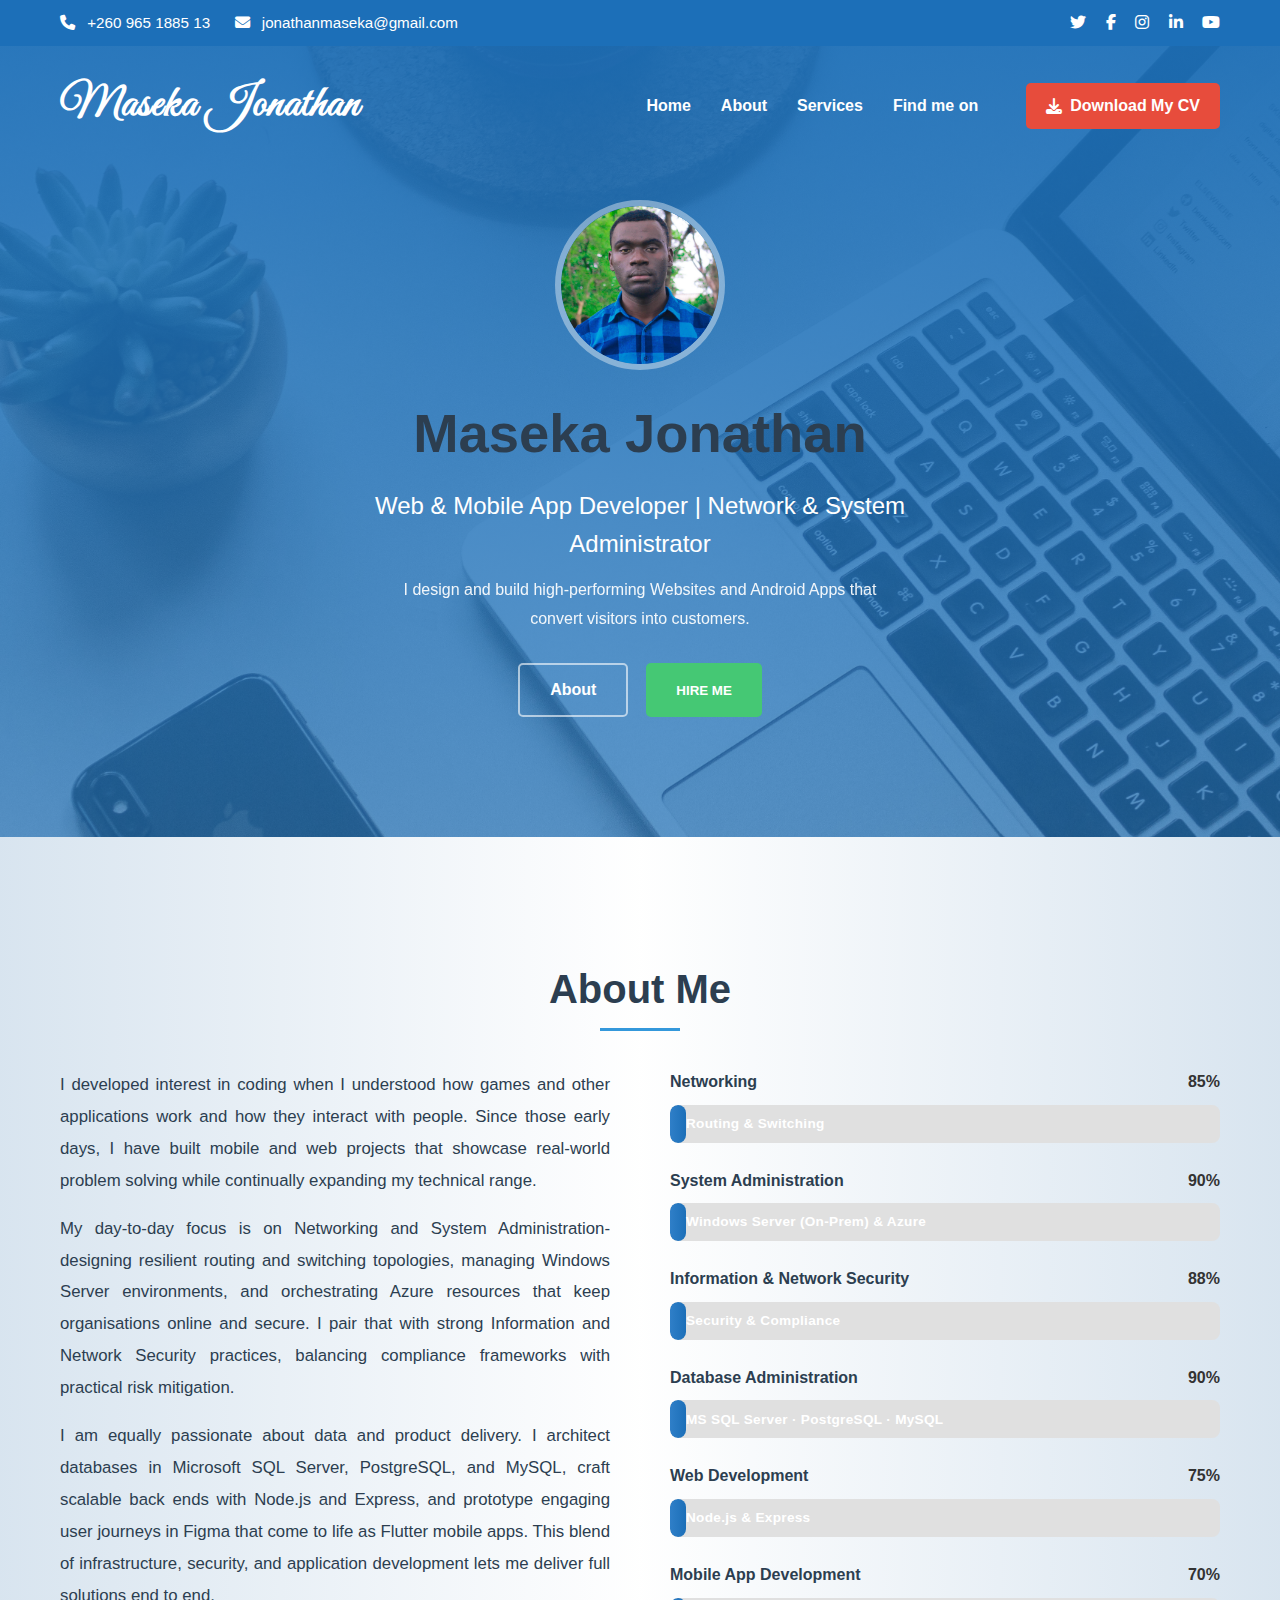
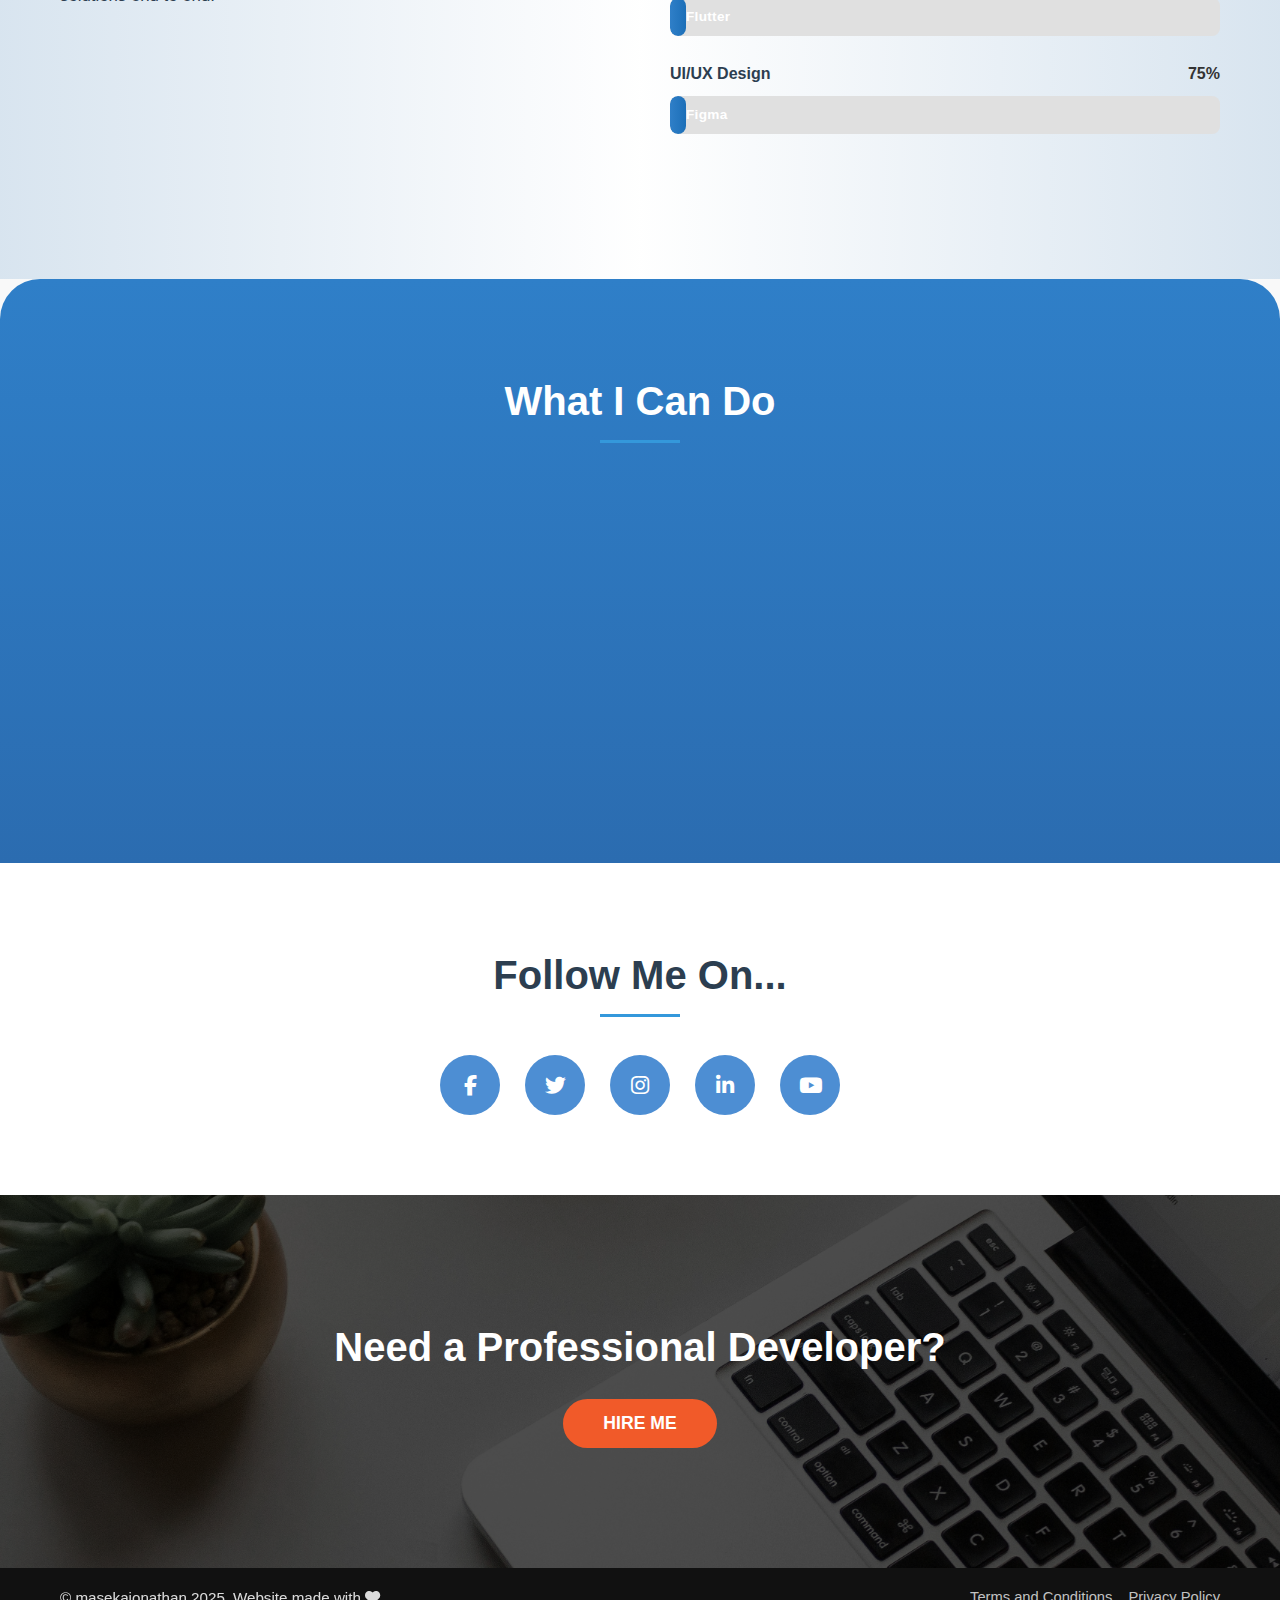
<file: index.html>
<!DOCTYPE html>
<html lang="en">
<head>
    <meta charset="UTF-8">
    <meta name="viewport" content="width=device-width, initial-scale=1.0">
    <title>Maseka Jonathan - WordPress Developer & SEO Expert</title>
    <link rel="stylesheet" href="css/style.css">
    <link rel="stylesheet" href="css/responsive.css">
    <link rel="stylesheet" href="https://cdnjs.cloudflare.com/ajax/libs/font-awesome/6.4.0/css/all.min.css">
    <link rel="stylesheet" href="https://fonts.googleapis.com/css2?family=Great+Vibes&display=swap">
</head>
<body>
    <!-- Top Contact Bar -->
    <div class="top-bar">
        <div class="container">
            <div class="top-bar-left">
                <span><i class="fas fa-phone"></i> +260 965 1885 13</span>
                <span><i class="fas fa-envelope"></i> jonathanmaseka@gmail.com</span>
            </div>
            <div class="top-bar-right">
                <a href="https://x.com/jonathanmaseka1?t=vEGQXany5acd5EKk36UPQw&s=09" aria-label="Twitter"><i class="fa-brands fa-twitter"></i></a>
                <a href="https://www.facebook.com/maseka.jonathan?mibextid=ZbWKwL" aria-label="Facebook"><i class="fab fa-facebook-f"></i></a>
                <a href="https://www.instagram.com/maseka.jonathan?igsh=YmNwOHExbTNkdXBy" aria-label="Instagram"><i class="fab fa-instagram"></i></a>
                <a href="http://www.linkedin.com/in/maseka-jonathan-96604624a" aria-label="LinkedIn"><i class="fab fa-linkedin-in"></i></a>
                <a href="https://www.youtube.com/@JomTechLINKSolutions-q2z" aria-label="YouTube"><i class="fab fa-youtube"></i></a>
            </div>
        </div>
    </div>

    <!-- Header & Navigation -->
    <header>
        <div class="container">
            <nav class="navbar">
                <div class="logo">
                    <h2>Maseka Jonathan</h2>
                </div>
                <ul class="nav-links">
                    <li><a href="#home">Home</a></li>
                    <li><a href="#about">About</a></li>
                    <li><a href="#services">Services</a></li>
                    <li><a href="#social">Find me on</a></li>
                </ul>
                <a href="assets/documents/Maseka_Jonathan_CV.pdf" class="btn btn-download-cv" download>
                    <i class="fas fa-download"></i>
                    Download My CV
                </a>
                <div class="hamburger">
                    <span></span>
                    <span></span>
                    <span></span>
                </div>
            </nav>
        </div>
    </header>

    <!-- Hero Section -->
    <section id="home" class="hero">
        <div class="hero-overlay"></div>
        <div class="container">
            <div class="hero-main">
                <div class="hero-profile">
                    <img src="assets/profile-pic.png" alt="Maseka Jonathan" loading="lazy">
                </div>
                <h1>Maseka Jonathan</h1>
                <p class="hero-subtitle">Web & Mobile App Developer | Network & System Administrator</p>
                <p class="hero-tagline">I design and build high-performing Websites and Android Apps that convert visitors into customers.</p>
                <div class="hero-buttons">
                    <a href="#about" class="btn btn-light">About</a>
                    <button class="btn btn-success hire-me-trigger" type="button">HIRE ME</button>
                </div>
            </div>
        </div>
    </section>

    <!-- About Section -->
    <section id="about" class="about">
        <div class="container">
            <h2 class="section-title">About Me</h2>
            <div class="about-content">
                <div class="about-text">
                    <p>I developed interest in coding when I understood how games and other applications work and how they interact with people. Since those early days, I have built mobile and web projects that showcase real-world problem solving while continually expanding my technical range.</p>
                    <p>My day-to-day focus is on Networking and System Administration-designing resilient routing and switching topologies, managing Windows Server environments, and orchestrating Azure resources that keep organisations online and secure. I pair that with strong Information and Network Security practices, balancing compliance frameworks with practical risk mitigation.</p>
                    <p>I am equally passionate about data and product delivery. I architect databases in Microsoft SQL Server, PostgreSQL, and MySQL, craft scalable back ends with Node.js and Express, and prototype engaging user journeys in Figma that come to life as Flutter mobile apps. This blend of infrastructure, security, and application development lets me deliver full solutions end to end.</p>
                </div>
                <div class="about-skills">
                    <div class="skill-item">
                        <div class="skill-info">
                            <span>Networking</span>
                            <span>85%</span>
                        </div>
                        <div class="skill-bar">
                            <div class="skill-progress" data-width="85">
                                <span class="skill-tech">Routing &amp; Switching</span>
                            </div>
                        </div>
                    </div>
                    <div class="skill-item">
                        <div class="skill-info">
                            <span>System Administration</span>
                            <span>90%</span>
                        </div>
                        <div class="skill-bar">
                            <div class="skill-progress" data-width="85">
                                <span class="skill-tech">Windows Server (On-Prem) &amp; Azure</span>
                            </div>
                        </div>
                    </div>
                    <div class="skill-item">
                        <div class="skill-info">
                            <span>Information &amp; Network Security</span>
                            <span>88%</span>
                        </div>
                        <div class="skill-bar">
                            <div class="skill-progress" data-width="85">
                                <span class="skill-tech">Security &amp; Compliance</span>
                            </div>
                        </div>
                    </div>
                    <div class="skill-item">
                        <div class="skill-info">
                            <span>Database Administration</span>
                            <span>90%</span>
                        </div>
                        <div class="skill-bar">
                            <div class="skill-progress" data-width="75">
                                <span class="skill-tech">MS SQL Server · PostgreSQL · MySQL</span>
                            </div>
                        </div>
                    </div>
                    <div class="skill-item">
                        <div class="skill-info">
                            <span>Web Development</span>
                            <span>75%</span>
                        </div>
                        <div class="skill-bar">
                            <div class="skill-progress" data-width="75">
                                <span class="skill-tech">Node.js &amp; Express</span>
                            </div>
                        </div>
                    </div>
                    <div class="skill-item">
                        <div class="skill-info">
                            <span>Mobile App Development</span>
                            <span>70%</span>
                        </div>
                        <div class="skill-bar">
                            <div class="skill-progress" data-width="65">
                                <span class="skill-tech">Flutter</span>
                            </div>
                        </div>
                    </div>
                    <div class="skill-item">
                        <div class="skill-info">
                            <span>UI/UX Design</span>
                            <span>75%</span>
                        </div>
                        <div class="skill-bar">
                            <div class="skill-progress" data-width="70">
                                <span class="skill-tech">Figma</span>
                            </div>
                        </div>
                    </div>
                </div>
            </div>
        </div>
    </section>

    <!-- Services Section -->
    <section id="services" class="services">
        <div class="container">
            <h2 class="section-title section-title-light">What I Can Do</h2>
            <div class="services-grid">
                <div class="service-card">
                    <div class="service-icon">
                        <i class="fas fa-print"></i>
                    </div>
                    <h3>Printers Maintenance &amp; Setup</h3>
                </div>
                <div class="service-card">
                    <div class="service-icon">
                        <i class="fas fa-bullhorn"></i>
                    </div>
                    <h3>Digital Marketing</h3>
                </div>
                <div class="service-card">
                    <div class="service-icon">
                        <i class="fas fa-network-wired"></i>
                    </div>
                    <h3>IT Support &amp; Maintenance</h3>
                </div>
            </div>
        </div>
    </section>

    <!-- Social Section -->
    <section id="social" class="social">
        <div class="container">
            <h2 class="section-title">Follow Me On...</h2>
            <div class="social-links">
                <a href="https://www.facebook.com/maseka.jonathan?mibextid=ZbWKwL" class="social-link" aria-label="Facebook"><i class="fab fa-facebook-f"></i></a>
                <a href="https://x.com/jonathanmaseka1?t=vEGQXany5acd5EKk36UPQw&s=09" class="social-link" aria-label="Twitter"><i class="fa-brands fa-twitter"></i></a>
                <a href="https://www.instagram.com/maseka.jonathan?igsh=YmNwOHExbTNkdXBy" class="social-link" aria-label="Instagram"><i class="fab fa-instagram"></i></a>
                <a href="http://www.linkedin.com/in/maseka-jonathan-96604624a" class="social-link" aria-label="LinkedIn"><i class="fab fa-linkedin-in"></i></a>
                <a href="https://www.youtube.com/@JomTechLINKSolutions-q2z" class="social-link" aria-label="YouTube"><i class="fab fa-youtube"></i></a>
            </div>
        </div>
    </section>

    <!-- Call to Action -->
    <section class="cta">
        <div class="cta-overlay">
            <div class="container">
                <h2>Need a Professional Developer?</h2>
                <button class="btn btn-cta hire-me-trigger" type="button">HIRE ME</button>
            </div>
        </div>
    </section>

    <!-- Footer -->
    <!-- Hire Me Modal -->
    <div id="hireMeModal" class="modal" aria-hidden="true">
        <div class="modal-backdrop" data-modal-close></div>
        <div class="modal-dialog" role="dialog" aria-modal="true" aria-label="Hire Me Contact Form">
            <button class="modal-close" type="button" data-modal-close>&times;</button>
            <iframe src="about:blank" data-src="contact-form.html" title="Hire Me Form"></iframe>
        </div>
    </div>

    <footer>
        <div class="container footer-inner">
            <div class="footer-text">
                <span>&copy; masekajonathan 2025</span>
                <span>Website made with <i class="fas fa-heart"></i></span>
            </div>
            <div class="footer-links">
                <a href="#">Terms and Conditions</a>
                <a href="#">Privacy Policy</a>
            </div>
        </div>
    </footer>

    <script src="js/script.js"></script>
</body>
</html>
</file>
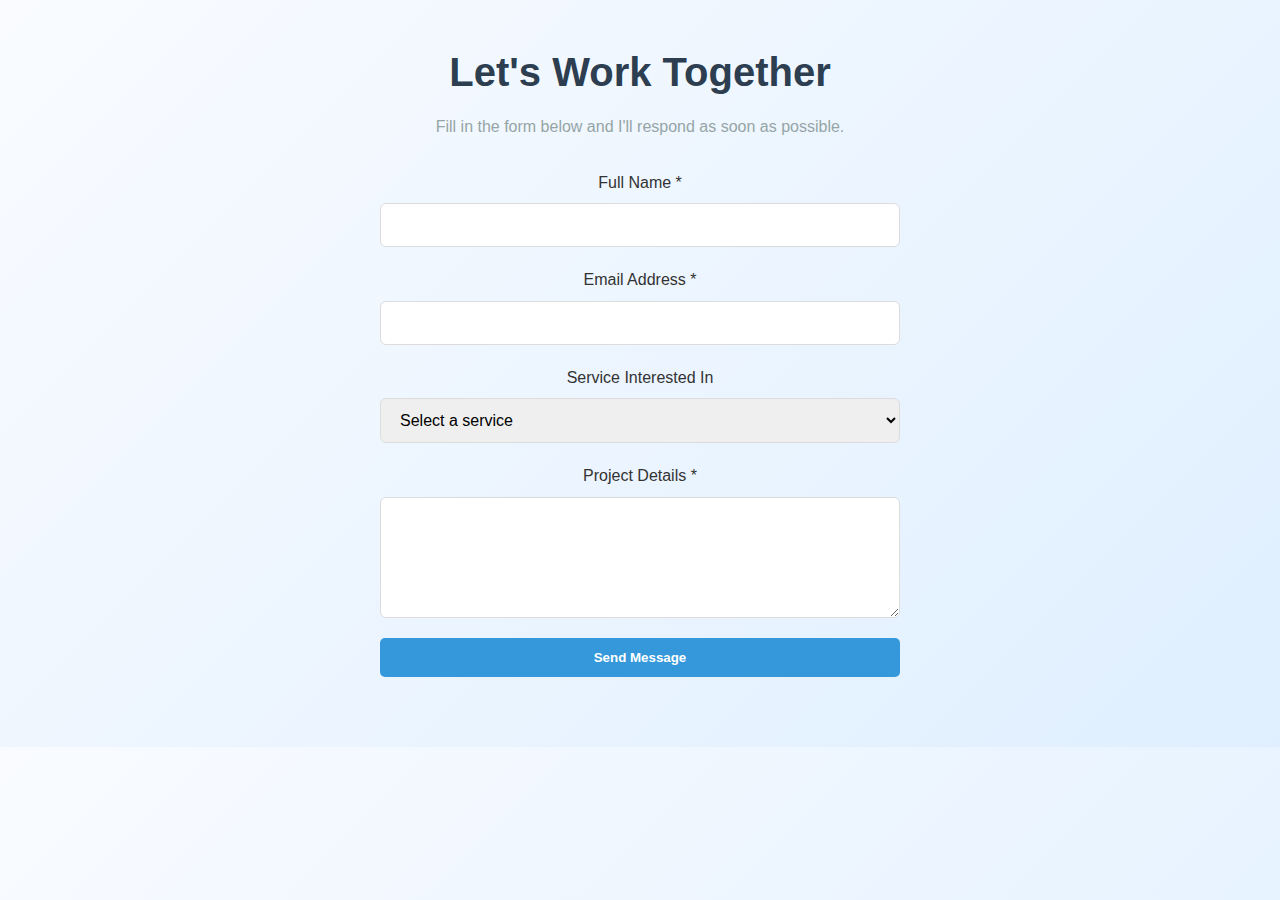
<file: contact-form.html>
<!DOCTYPE html>
<html lang="en">
<head>
    <meta charset="UTF-8">
    <meta name="viewport" content="width=device-width, initial-scale=1.0">
    <link rel="stylesheet" href="css/style.css">
    <link rel="stylesheet" href="https://cdnjs.cloudflare.com/ajax/libs/font-awesome/6.4.0/css/all.min.css">
    <title>Hire Me - Contact Form</title>
</head>
<body class="modal-form-body">
    <section class="modal-form">
        <h2>Let's Work Together</h2>
        <p>Fill in the form below and I'll respond as soon as possible.</p>
        <form id="modalContactForm" class="contact-form">
            <div class="form-group">
                <label for="modal-name">Full Name *</label>
                <input type="text" id="modal-name" name="name" required>
            </div>

            <div class="form-group">
                <label for="modal-email">Email Address *</label>
                <input type="email" id="modal-email" name="email" required>
            </div>

            <div class="form-group">
                <label for="modal-service">Service Interested In</label>
                <select id="modal-service" name="service">
                    <option value="">Select a service</option>
                    <option value="consultation">Consultation</option>
                    <option value="digital-marketing">Digital Marketing</option>
                    <option value="comptia">Android Mobile App Development</option>
                    <option value="web-development">Web Development</option>
                    <option value="seo">UI/UX Design</option>
                </select>
            </div>

            <div class="form-group">
                <label for="modal-message">Project Details *</label>
                <textarea id="modal-message" name="message" rows="5" required></textarea>
            </div>

            <button type="submit" class="btn btn-primary btn-full">
                <span class="btn-text">Send Message</span>
                <div class="btn-loading">
                    <i class="fas fa-spinner fa-spin"></i>
                </div>
            </button>

            <div id="modalFormMessage" class="form-message"></div>
        </form>
    </section>

    <script>
        const modalForm = document.getElementById('modalContactForm');
        const modalMessage = document.getElementById('modalFormMessage');
        const submitBtn = modalForm.querySelector('button[type="submit"]');

        modalForm.addEventListener('submit', function(event) {
            event.preventDefault();
            submitBtn.classList.add('sending');
            submitBtn.disabled = true;
            modalMessage.textContent = '';
            modalMessage.className = 'form-message';

            setTimeout(() => {
                modalMessage.textContent = 'Thank you! I will get back to you soon.';
                modalMessage.classList.add('success');
                submitBtn.classList.remove('sending');
                submitBtn.disabled = false;
                modalForm.reset();
            }, 1500);
        });
    </script>
</body>
</html>
</file>
<file: css/responsive.css>
/* Responsive Styles */
@media (max-width: 1200px) {
    .container {
        max-width: 1140px;
        padding: 0 15px;
    }
    
    .hero h1 {
        font-size: 3rem;
    }
    
    .hero-subtitle {
        font-size: 1.4rem;
    }
}

@media (max-width: 992px) {
    h1 {
        font-size: 2.5rem;
    }
    
    h2 {
        font-size: 2rem;
    }
    
    .section-title {
        font-size: 2.2rem;
    }
    
    .hero {
        padding: 130px 0 80px;
    }
    
    .hero h1 {
        font-size: 2.8rem;
    }
    
    .hero-subtitle {
        font-size: 1.25rem;
    }
    
    /* Footer adjustments */
    .footer-content {
        grid-template-columns: repeat(2, 1fr);
        gap: 30px;
    }
}

@media (max-width: 768px) {
    body {
        padding-top: 140px;
    }

    header {
        position: relative;
        top: 0;
        background: rgba(28, 111, 184, 0.92);
        box-shadow: 0 8px 20px rgba(0, 0, 0, 0.18);
        border-radius: 20px;
        margin: 0 10px;
        padding: 10px 18px;
    }

    header .container {
        padding: 0;
    }

    /* Navigation */
    .navbar {
        position: relative;
        padding: 15px 0;
        gap: 16px;
    }
    
    .nav-links {
        position: absolute;
        top: 100%;
        left: 0;
        width: 100%;
        background-color: var(--white);
        flex-direction: column;
        align-items: center;
        padding: 20px 0;
        box-shadow: 0 10px 10px rgba(0, 0, 0, 0.1);
        transform: translateY(-10px);
        opacity: 0;
        visibility: hidden;
        transition: var(--transition);
        z-index: 1000;
        margin: 0;
    }
    
    .nav-links.active {
        transform: translateY(0);
        opacity: 1;
        visibility: visible;
    }
    
    .nav-links li {
        margin: 10px 0;
    }
    
    .nav-links a {
        padding: 10px 20px;
        display: block;
        color: var(--secondary-color);
    }
    
    .nav-links a::after {
        background-color: var(--primary-color);
    }
    
    .hamburger {
        display: flex;
    }
    
    .hamburger.active span:nth-child(1) {
        transform: rotate(45deg) translate(5px, 5px);
    }
    
    .hamburger.active span:nth-child(2) {
        opacity: 0;
    }
    
    .hamburger.active span:nth-child(3) {
        transform: rotate(-45deg) translate(7px, -6px);
    }
    
    .logo h2 {
        color: var(--white);
        font-size: 1.8rem;
    }
    
    .btn-download-cv {
        padding: 8px 15px;
        font-size: 0.9rem;
    }
    
    /* Top contact bar */
    .top-bar .container {
        flex-direction: column;
        align-items: center;
        gap: 10px;
    }

    .top-bar-left {
        display: flex;
        flex-direction: column;
        align-items: center;
        gap: 6px;
    }

    .top-bar-left span {
        margin: 0;
        font-size: 0.9rem;
    }

    .top-bar-right {
        display: flex;
        justify-content: center;
        flex-wrap: wrap;
        gap: 12px;
    }

    .top-bar-right a {
        margin: 0;
    }

    /* Hero Section */
    .hero {
        padding: 120px 0 60px;
    }
    
    .hero h1 {
        font-size: 2.2rem;
    }
    
    .hero-subtitle {
        font-size: 1.15rem;
    }
    
    .hero p {
        font-size: 1.1rem;
    }
    
    .hero-buttons {
        flex-direction: column;
        align-items: center;
        gap: 15px;
    }
    
    .btn {
        width: 200px;
        text-align: center;
    }
    
    /* Section padding adjustments */
    .about, .skills, .services, .contact, .social {
        padding: 70px 0;
    }

    .about-content {
        gap: 40px;
    }

    /* Services grid */
    .services-grid {
        grid-template-columns: 1fr;
        gap: 25px;
    }
    
    .service-card {
        padding: 30px 20px;
        max-width: 220px;
    }
    
    /* Social links */
    .social-links {
        flex-direction: row;
        flex-wrap: wrap;
        align-items: center;
        justify-content: center;
        gap: 15px;
    }
    
    .social-link {
        width: 44px;
        height: 44px;
    }
    
    /* Footer */
    .footer-inner {
        flex-direction: column;
        justify-content: center;
        align-items: center;
        gap: 18px;
        text-align: center;
    }

    .footer-text {
        justify-content: center;
        flex-wrap: wrap;
        gap: 8px;
    }

    .footer-links {
        flex-direction: column;
        align-items: center;
        gap: 10px;
    }
    
    .section-title {
        font-size: 2rem;
        margin-bottom: 2rem;
    }
    
    .section-title::after {
        width: 60px;
    }
    
    .btn-download-cv {
        padding: 10px 18px;
        font-size: 0.95rem;
    }
    
    /* About Section */
    .about-text p {
        font-size: 1rem;
        text-align: justify;
    }
    
    /* Skills Section */
    .skills-container {
        margin: 0;
    }
    
    .skill-item {
        margin-bottom: 25px;
    }
    
    .skill-info {
        flex-direction: column;
        gap: 5px;
    }
    
    .skill-info span:last-child {
        align-self: flex-end;
        font-size: 0.9rem;
    }
    
    .skill-bar {
        height: 32px;
    }
    
    .skill-progress {
        padding-left: 12px;
        font-size: 0.8rem;
    }
    
    /* Contact Section */
    .contact-info h3 {
        font-size: 1.3rem;
    }
    
    .contact-item {
        flex-direction: column;
        text-align: center;
        gap: 10px;
    }
    
    .contact-icon {
        align-self: center;
    }
    
    .social-links-mini {
        justify-content: center;
    }
    
    /* Logo */
    .logo h2 {
        font-size: 1.3rem;
    }
    
    /* Download CV button in nav */
    .btn-download-cv {
        padding: 8px 15px;
        font-size: 0.9rem;
    }
}

@media (max-width: 576px) {
    /* Typography */
    h1 {
        font-size: 2rem;
    }
    
    h2 {
        font-size: 1.8rem;
    }
    
    .section-title {
        font-size: 2rem;
        margin-bottom: 2rem;
    }
    
    .section-title::after {
        width: 60px;
    }
    
    /* Hero Section */
    .hero {
        padding: 100px 0 50px;
    }
    
    .hero h1 {
        font-size: 2.2rem;
    }
    
    .hero-subtitle {
        font-size: 1.05rem;
    }
    
    .hero p {
        font-size: 1rem;
    }
    
    /* About Section */
    .about-text p {
        font-size: 1rem;
        text-align: left;
    }
    
    /* Skills Section */
    .skills-container {
        margin: 0;
    }
    
    .skill-item {
        margin-bottom: 25px;
    }
    
    .skill-info {
        flex-direction: column;
        gap: 5px;
    }
    
    .skill-info span:last-child {
        align-self: flex-end;
        font-size: 0.9rem;
    }
    
    /* Contact Section */
    .contact-info h3 {
        font-size: 1.3rem;
    }
    
    .contact-item {
        flex-direction: column;
        text-align: center;
        gap: 10px;
    }
    
    .contact-icon {
        align-self: center;
    }
    
    .social-links-mini {
        justify-content: center;
    }
    
    /* Logo */
    .logo h2 {
        font-size: 1.3rem;
    }
    
    /* Download CV button in nav */
    .btn-download-cv {
        padding: 8px 15px;
        font-size: 0.9rem;
    }
    
    /* Footer */
    .footer-bottom p {
        font-size: 0.9rem;
        text-align: center;
    }

    .footer-inner {
        flex-direction: column;
        text-align: center;
        gap: 16px;
    }

    .footer-text {
        justify-content: center;
        flex-wrap: wrap;
        gap: 6px;
    }

    .footer-links {
        flex-direction: column;
        align-items: center;
        gap: 8px;
    }
}

@media (max-width: 400px) {
    .container {
        padding: 0 10px;
    }
    
    .hero h1 {
        font-size: 1.8rem;
    }
    
    .hero-subtitle {
        font-size: 0.9rem;
    }
    
    .section-title {
        font-size: 1.7rem;
    }
    
    .btn {
        width: 100%;
        max-width: 200px;
    }
    
    .social-link {
        width: 44px;
        height: 44px;
    }
}

/* Special responsive cases for very small screens */
@media (max-width: 320px) {
    .hero h1 {
        font-size: 1.6rem;
    }
    
    .hero-subtitle {
        font-size: 0.8rem;
    }
    
    .section-title {
        font-size: 1.5rem;
    }
    
    .service-card {
        max-width: 200px;
        padding: 20px 10px;
    }
    
    .contact-details .contact-item {
        margin-bottom: 20px;
    }
}

/* Print Styles */
@media print {
    .navbar,
    .hero-buttons,
    .social,
    .contact-form-container,
    footer {
        display: none !important;
    }
    
    .hero {
        background: none !important;
        color: #000 !important;
        padding: 50px 0 !important;
    }
    
    .hero h1,
    .hero h2 {
        color: #000 !important;
    }
    
    body {
        background: white !important;
        color: black !important;
    }
    
    .container {
        max-width: 100% !important;
        padding: 0 !important;
    }
    
    .section-title::after {
        background: #000 !important;
    }
}

/* High DPI Screens */
@media (-webkit-min-device-pixel-ratio: 2), (min-resolution: 192dpi) {
    .hero {
        background-attachment: fixed;
    }
}

/* Reduced motion for accessibility */
@media (prefers-reduced-motion: reduce) {
    * {
        animation-duration: 0.01ms !important;
        animation-iteration-count: 1 !important;
        transition-duration: 0.01ms !important;
    }
    
    html {
        scroll-behavior: auto;
    }
}

/* Dark mode support */
@media (prefers-color-scheme: dark) {
    /* This provides a basic dark mode foundation */
    body {
        background-color: #1a1a1a;
        color: #e0e0e0;
    }
    
    .about,
    .services,
    .contact-form-container,
    .service-card {
        background-color: #2d2d2d;
    }
    
    .skills,
    .contact {
        background-color: #252525;
    }
    
    h1, h2, h3, h4, h5, h6 {
        color: #ffffff;
    }
}

/* Landscape orientation for mobile */
@media (max-height: 500px) and (orientation: landscape) {
    .hero {
        padding: 100px 0 50px;
        min-height: auto;
    }
    
    .hero h1 {
        font-size: 2rem;
    }
    
    .hero h2 {
        font-size: 1.2rem;
    }
    
    .nav-links {
        max-height: 200px;
        overflow-y: auto;
    }
}

/* Very large screens */
@media (min-width: 1600px) {
    .container {
        max-width: 1400px;
    }
    
    .hero h1 {
        font-size: 4rem;
    }
    
    .hero h2 {
        font-size: 2rem;
    }
    
    .services-grid {
        grid-template-columns: repeat(3, 1fr);
        gap: 40px;
    }
    
    .service-card {
        padding: 50px 30px;
    }
}
</file>
<file: css/style.css>
/* Reset and Base Styles */
* {
    margin: 0;
    padding: 0;
    box-sizing: border-box;
}

:root {
    --primary-color: #3498db;
    --secondary-color: #2c3e50;
    --accent-color: #e74c3c;
    --success-color: #27ae60;
    --error-color: #e74c3c;
    --text-color: #333;
    --light-bg: #f9f9f9;
    --white: #ffffff;
    --gray: #95a5a6;
    --light-gray: #ecf0f1;
    --dark-gray: #34495e;
    --shadow: 0 4px 6px rgba(0, 0, 0, 0.1);
    --transition: all 0.3s ease;
}

html {
    scroll-behavior: smooth;
}

body {
    font-family: 'Segoe UI', Tahoma, Geneva, Verdana, sans-serif;
    line-height: 1.6;
    color: var(--text-color);
    background-color: var(--light-bg);
}

.container {
    max-width: 1200px;
    margin: 0 auto;
    padding: 0 20px;
}

/* Typography */
h1, h2, h3, h4, h5, h6 {
    margin-bottom: 1rem;
    color: var(--secondary-color);
    font-weight: 700;
}

h1 {
    font-size: 3rem;
}

h2 {
    font-size: 2.5rem;
}

h3 {
    font-size: 1.5rem;
}

p {
    margin-bottom: 1rem;
}

.section-title {
    text-align: center;
    margin-bottom: 3rem;
    position: relative;
}

.section-title::after {
    content: '';
    position: absolute;
    bottom: -10px;
    left: 50%;
    transform: translateX(-50%);
    width: 80px;
    height: 3px;
    background-color: var(--primary-color);
}

/* Buttons */
.btn {
    display: inline-block;
    padding: 12px 30px;
    border-radius: 5px;
    font-weight: 600;
    text-align: center;
    cursor: pointer;
    transition: var(--transition);
    border: none;
    text-decoration: none;
}

.btn-primary {
    background-color: var(--primary-color);
    color: var(--white);
}

.btn-primary:hover {
    background-color: #2980b9;
    transform: translateY(-3px);
    box-shadow: var(--shadow);
}

.btn-secondary {
    background-color: transparent;
    color: var(--primary-color);
    border: 2px solid var(--primary-color);
}

.btn-secondary:hover {
    background-color: var(--primary-color);
    color: var(--white);
    transform: translateY(-3px);
    box-shadow: var(--shadow);
}

.btn-download-cv {
    background-color: var(--accent-color);
    color: var(--white);
    padding: 10px 20px;
    border-radius: 5px;
    display: flex;
    align-items: center;
    gap: 8px;
}

.btn-download-cv:hover {
    background-color: #c0392b;
}

.btn-full {
    width: 100%;
}

/* Header & Navigation */
header {
    background-color: transparent;
    box-shadow: none;
    position: absolute;
    top: 50px;
    left: 0;
    width: 100%;
    z-index: 1000;
    transition: var(--transition);
}

.navbar {
    display: flex;
    justify-content: space-between;
    align-items: center;
    padding: 20px 0;
    gap: 32px;
}

.logo h2 {
    color: var(--white);
    margin: 0;
    font-family: 'Great Vibes', cursive;
    font-size: 2.8rem;
    letter-spacing: 1px;
}

.nav-links {
    display: flex;
    list-style: none;
    gap: 30px;
    margin-left: auto;
    margin-right: 16px;
}

.nav-links a {
    text-decoration: none;
    color: var(--white);
    font-weight: 600;
    transition: var(--transition);
    position: relative;
}

.nav-links a:hover {
    color: #d0e6ff;
}

.nav-links a::after {
    content: '';
    position: absolute;
    bottom: -5px;
    left: 0;
    width: 0;
    height: 2px;
    background-color: var(--white);
    transition: var(--transition);
}

.nav-links a:hover::after {
    width: 100%;
}

.hamburger {
    display: none;
    flex-direction: column;
    cursor: pointer;
}

.hamburger span {
    width: 25px;
    height: 3px;
    background-color: var(--white);
    margin: 3px 0;
    transition: var(--transition);
}

/* Top Contact Bar */
.top-bar {
    background-color: #1c6fb8;
    color: var(--white);
    padding: 10px 0;
    position: fixed;
    top: 0;
    left: 0;
    width: 100%;
    z-index: 1100;
}

.top-bar .container {
    display: flex;
    justify-content: space-between;
    align-items: center;
}

.top-bar-left span {
    margin-right: 20px;
    font-size: 0.95rem;
}

.top-bar-left i {
    margin-right: 8px;
}

.top-bar-right a {
    color: var(--white);
    margin-left: 15px;
    transition: var(--transition);
}

.top-bar-right a:hover {
    color: #d0e6ff;
}

/* Hero Section */
.hero {
    position: relative;
    padding: 200px 0 120px;
    text-align: center;
    color: var(--white);
    overflow: hidden;
    background-image: url('../assets/hero-bg.jpg');
    background-position: center;
    background-size: cover;
    background-attachment: fixed;
}

.hero::after {
    content: '';
    position: absolute;
    top: 0;
    left: 0;
    width: 100%;
    height: 100%;
    background: linear-gradient(180deg, rgba(28, 111, 184, 0.95), rgba(28, 111, 184, 0.7));
    z-index: 0;
}

.hero-overlay {
    position: absolute;
    top: -120px;
    left: 50%;
    transform: translateX(-50%);
    width: 120%;
    height: 140%;
    background: rgba(255, 255, 255, 0.08);
    border-radius: 45%;
    filter: blur(0px);
    z-index: 0;
}

.hero .container {
    position: relative;
    z-index: 1;
}

.hero-topline {
    font-size: 3.2rem;
    font-weight: 300;
    margin-bottom: 25px;
}

.hero-main {
    max-width: 600px;
    margin: 0 auto;
}

.hero-profile {
    width: 170px;
    height: 170px;
    border-radius: 50%;
    overflow: hidden;
    border: 6px solid rgba(255, 255, 255, 0.4);
    margin: 0 auto 20px;
}

.hero-profile img {
    width: 100%;
    height: 100%;
    object-fit: cover;
}

.hero h1 {
    font-size: 3.4rem;
    margin-bottom: 10px;
    font-family: 'Segoe UI', Tahoma, Geneva, Verdana, sans-serif;
    font-weight: 700;
}

.hero-subtitle {
    font-size: 1.5rem;
    font-weight: 400;
    margin-bottom: 12px;
}

.hero-tagline {
    font-size: 1rem;
    line-height: 1.8;
    max-width: 520px;
    margin: 0 auto 30px;
    opacity: 0.92;
}

.hero-buttons {
    display: inline-flex;
    justify-content: center;
    gap: 18px;
}

.btn-light {
    background-color: transparent;
    color: var(--white);
    border: 2px solid rgba(255, 255, 255, 0.6);
}

.btn-light:hover {
    background-color: rgba(255, 255, 255, 0.2);
}

.btn-success {
    background-color: #45c874;
    color: var(--white);
    border: none;
}

.btn-success:hover {
    background-color: #36a55d;
}

/* About Section */
.about {
    padding: 120px 0;
    background: linear-gradient(90deg, rgba(28, 111, 184, 0.15) 0%, rgba(255, 255, 255, 0.95) 50%, rgba(28, 111, 184, 0.15) 100%);
}

.about-content {
    display: grid;
    grid-template-columns: repeat(auto-fit, minmax(280px, 1fr));
    gap: 60px;
    align-items: start;
}

.about-text p {
    font-size: 1.05rem;
    line-height: 1.9;
    text-align: justify;
    color: var(--secondary-color);
}

.about-skills .skill-item {
    margin-bottom: 25px;
}

.about-skills .skill-info span:first-child {
    color: var(--secondary-color);
}

/* Skills Section */
.skills {
    padding: 100px 0;
    background-color: var(--light-bg);
}

.skills-container {
    max-width: 800px;
    margin: 0 auto;
}

.skill-item {
    margin-bottom: 30px;
}

.skill-info {
    display: flex;
    justify-content: space-between;
    margin-bottom: 10px;
}

.skill-info span {
    font-weight: 600;
}

.skill-bar {
    height: 38px;
    background-color: #e0e0e0;
    border-radius: 8px;
    overflow: hidden;
}

.skill-progress {
    height: 100%;
    background: linear-gradient(90deg, #2f7fc8 0%, #1c6fb8 100%);
    border-radius: 8px;
    width: 0;
    transition: width 1.5s ease-in-out;
    display: flex;
    align-items: center;
    padding-left: 16px;
    color: var(--white);
    font-weight: 600;
    letter-spacing: 0.3px;
    position: relative;
}

.skill-tech {
    font-size: 0.85rem;
    white-space: nowrap;
}

/* Services Section */
.services {
    padding: 90px 0;
    background: linear-gradient(180deg, #2f7fc8 0%, #2b6cb0 100%);
    color: var(--white);
    border-radius: 40px 40px 0 0;
}

.section-title-light {
    color: var(--white);
}

.services-grid {
    display: grid;
    grid-template-columns: repeat(auto-fit, minmax(200px, 1fr));
    gap: 20px;
    justify-items: center;
}

.service-card {
    background: transparent;
    border: 2px solid rgba(255, 255, 255, 0.3);
    border-radius: 20px;
    padding: 35px 20px;
    text-align: center;
    transition: var(--transition);
    width: 100%;
    max-width: 260px;
}

.service-card:hover {
    transform: translateY(-8px);
    background: rgba(255, 255, 255, 0.1);
}

.service-icon {
    font-size: 2.8rem;
    margin-bottom: 15px;
    color: var(--white);
}

.service-card h3 {
    color: var(--white);
    font-weight: 600;
    letter-spacing: 0.5px;
}

/* Social Section */
.social {
    padding: 80px 0;
    background-color: var(--white);
}

.social-links {
    display: flex;
    justify-content: center;
    flex-wrap: wrap;
    gap: 25px;
}

.social-link {
    width: 60px;
    height: 60px;
    border-radius: 50%;
    background-color: #4d8ed3;
    display: flex;
    align-items: center;
    justify-content: center;
    color: var(--white);
    font-size: 1.3rem;
    transition: var(--transition);
    text-decoration: none;
}

.social-link:hover {
    background-color: var(--primary-color);
    transform: translateY(-6px);
}

/* CTA Section */
.cta {
    position: relative;
    background-image: url('../assets/hero-bg.jpg');
    background-size: cover;
    background-position: center;
    color: var(--white);
}

.cta-overlay {
    background: rgba(0, 0, 0, 0.7);
    padding: 120px 0;
    text-align: center;
}

.cta h2 {
    color: var(--white);
    font-size: 2.5rem;
    margin-bottom: 20px;
}

.btn-cta {
    background-color: #f15a29;
    color: var(--white);
    padding: 14px 40px;
    border-radius: 30px;
    font-size: 1.1rem;
    border: none;
}

.btn-cta:hover {
    background-color: #d94c1d;
}

/* Contact / Modal Forms */
.contact-form,
.modal-form form {
    display: flex;
    flex-direction: column;
    gap: 20px;
}

.form-group {
    display: flex;
    flex-direction: column;
    gap: 8px;
}

.form-group input,
.form-group textarea,
.form-group select {
    padding: 12px 15px;
    border: 1px solid #dcdcdc;
    border-radius: 6px;
    font-size: 1rem;
    transition: var(--transition);
}

.form-group input:focus,
.form-group textarea:focus,
.form-group select:focus {
    outline: none;
    border-color: var(--primary-color);
    box-shadow: 0 0 0 3px rgba(52, 152, 219, 0.15);
}

.form-message {
    margin-top: 10px;
    font-size: 0.95rem;
}

.form-message.success {
    color: var(--success-color);
}

.form-message.error {
    color: var(--error-color);
}

.btn-primary .btn-loading {
    display: none;
}

.btn-primary.sending .btn-text {
    display: none;
}

.btn-primary.sending .btn-loading {
    display: inline-block;
}

/* Modal */
.modal {
    position: fixed;
    top: 0;
    left: 0;
    width: 100%;
    height: 100%;
    display: flex;
    align-items: center;
    justify-content: center;
    opacity: 0;
    visibility: hidden;
    transition: opacity 0.3s ease, visibility 0.3s ease;
    z-index: 2000;
}

.modal.show {
    opacity: 1;
    visibility: visible;
}

.modal-backdrop {
    position: absolute;
    top: 0;
    left: 0;
    width: 100%;
    height: 100%;
    background: rgba(0, 0, 0, 0.65);
}

.modal-dialog {
    position: relative;
    background: var(--white);
    border-radius: 16px;
    width: min(640px, 92%);
    max-height: 90vh;
    overflow: hidden;
    box-shadow: 0 25px 60px rgba(0, 0, 0, 0.35);
    z-index: 1;
}

.modal-dialog iframe {
    display: block;
    width: 100%;
    height: 100%;
    border: none;
    min-height: 520px;
}

.modal-close {
    position: absolute;
    top: 10px;
    right: 16px;
    background: transparent;
    border: none;
    font-size: 2.2rem;
    line-height: 1;
    color: var(--secondary-color);
    cursor: pointer;
    z-index: 2;
}

.modal-form-body {
    background: linear-gradient(135deg, #f9fbff, #dfefff);
    font-family: 'Segoe UI', Tahoma, Geneva, Verdana, sans-serif;
    padding: 40px 20px;
}

.modal-form {
    max-width: 520px;
    margin: 0 auto;
    text-align: center;
}

.modal-form h2 {
    color: var(--secondary-color);
    margin-bottom: 10px;
}

.modal-form p {
    color: var(--gray);
    margin-bottom: 30px;
}

/* Footer */
footer {
    background-color: #111;
    color: var(--white);
    padding: 18px 0;
    font-size: 0.95rem;
}

.footer-inner {
    display: flex;
    justify-content: space-between;
    align-items: center;
    gap: 20px;
    flex-wrap: wrap;
}

.footer-text {
    display: flex;
    align-items: center;
    gap: 8px;
    opacity: 0.85;
}

.footer-links {
    display: flex;
    gap: 16px;
}

.footer-links a {
    color: rgba(255, 255, 255, 0.75);
    text-decoration: none;
    transition: var(--transition);
    font-size: 0.92rem;
}

.footer-links a:hover {
    color: var(--white);
}

/* JavaScript-enhanced styles */

/* Header scroll effect */
header.scrolled {
    background-color: transparent;
}

/* Service card animations */
.service-card {
    opacity: 0;
    transform: translateY(30px);
    transition: all 0.6s ease;
}

.service-card.fade-in-up {
    opacity: 1;
    transform: translateY(0);
}

/* Skill bar animation */
.skill-progress.animated {
    animation: pulse 2s infinite;
}

@keyframes pulse {
    0% { opacity: 1; }
    50% { opacity: 0.8; }
    100% { opacity: 1; }
}

/* Mobile nav body lock */
body.nav-open {
    overflow: hidden;
}

/* Lazy loading */
img.lazy {
    opacity: 0;
    transition: opacity 0.3s;
}

img.lazy.loaded {
    opacity: 1;
}
</file>
